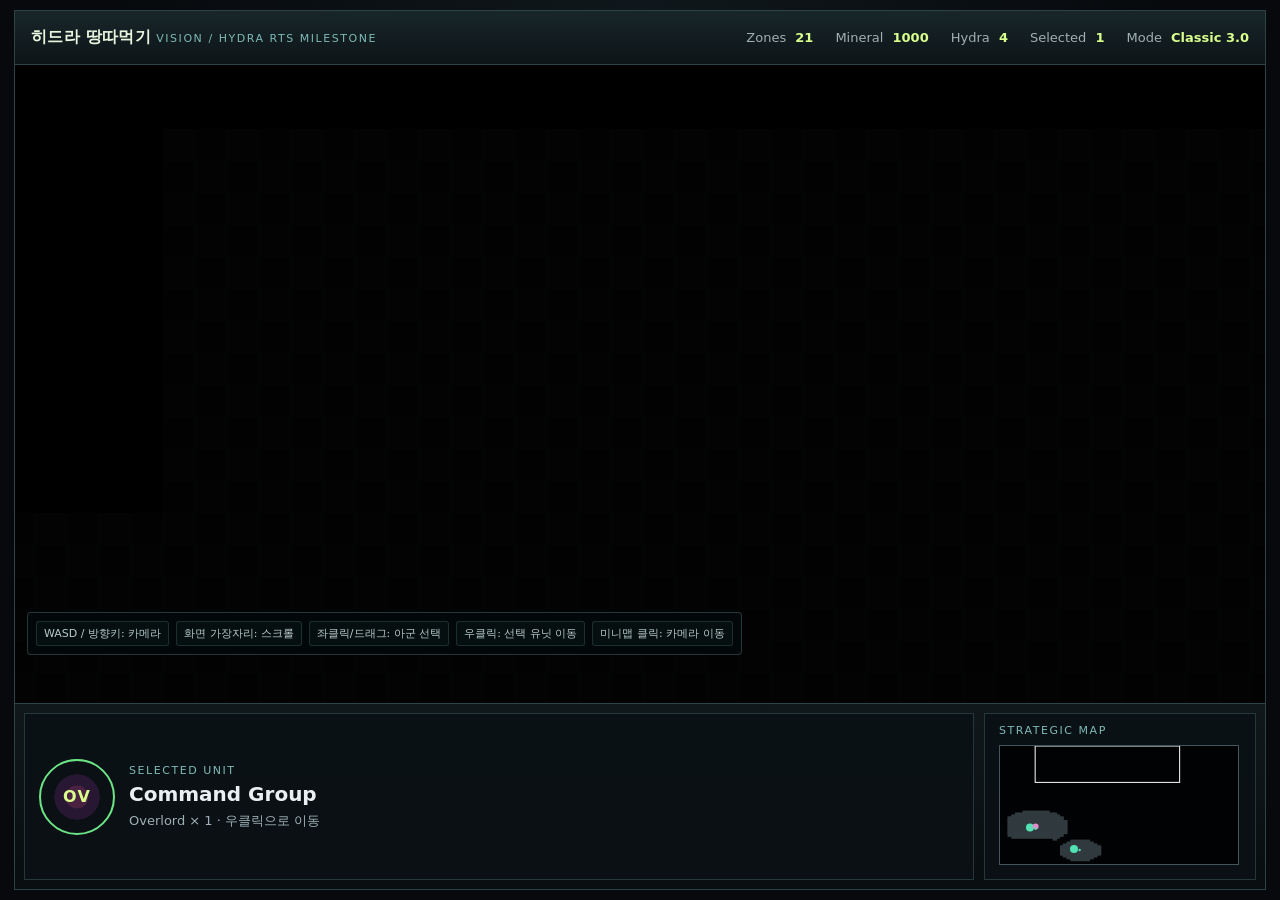
<file: public/index.html>
<!doctype html>
<html lang="ko">
<head>
  <meta charset="utf-8">
  <meta name="viewport" content="width=device-width, initial-scale=1">
  <title>히드라 땅따먹기 프로토타입</title>
  <link rel="stylesheet" href="/public/styles.css">
</head>
<body>
  <main class="shell">
    <header class="hud">
      <div><strong>히드라 땅따먹기</strong> <span class="phase">VISION / HYDRA RTS MILESTONE</span></div>
      <div class="stats">
        <span>Zones <b id="zoneCount">21</b></span>
        <span>Mineral <b>1000</b></span>
        <span>Hydra <b id="hydraCount">0</b></span>
        <span>Selected <b id="selectionCount">1</b></span>
        <span>Mode <b>Classic 3.0</b></span>
      </div>
    </header>

    <section class="viewport-wrap">
      <canvas id="game" aria-label="게임 전장"></canvas>
      <div class="help">
        <span>WASD / 방향키: 카메라</span>
        <span>화면 가장자리: 스크롤</span>
        <span>좌클릭/드래그: 아군 선택</span>
        <span>우클릭: 선택 유닛 이동</span>
        <span>미니맵 클릭: 카메라 이동</span>
      </div>
    </section>

    <section class="bottom-panel">
      <div class="unit-card">
        <div class="portrait">OV</div>
        <div>
          <div class="eyebrow">SELECTED UNIT</div>
          <h2>Command Group</h2>
          <p id="unitStatus">Overlord × 1 · 우클릭으로 이동</p>
        </div>
      </div>
      <div class="map-card">
        <div class="eyebrow">STRATEGIC MAP</div>
        <canvas id="minimap" width="240" height="120" aria-label="미니맵"></canvas>
      </div>
    </section>
  </main>

  <script type="module" src="/public/game-v2.mjs"></script>
</body>
</html>
</file>
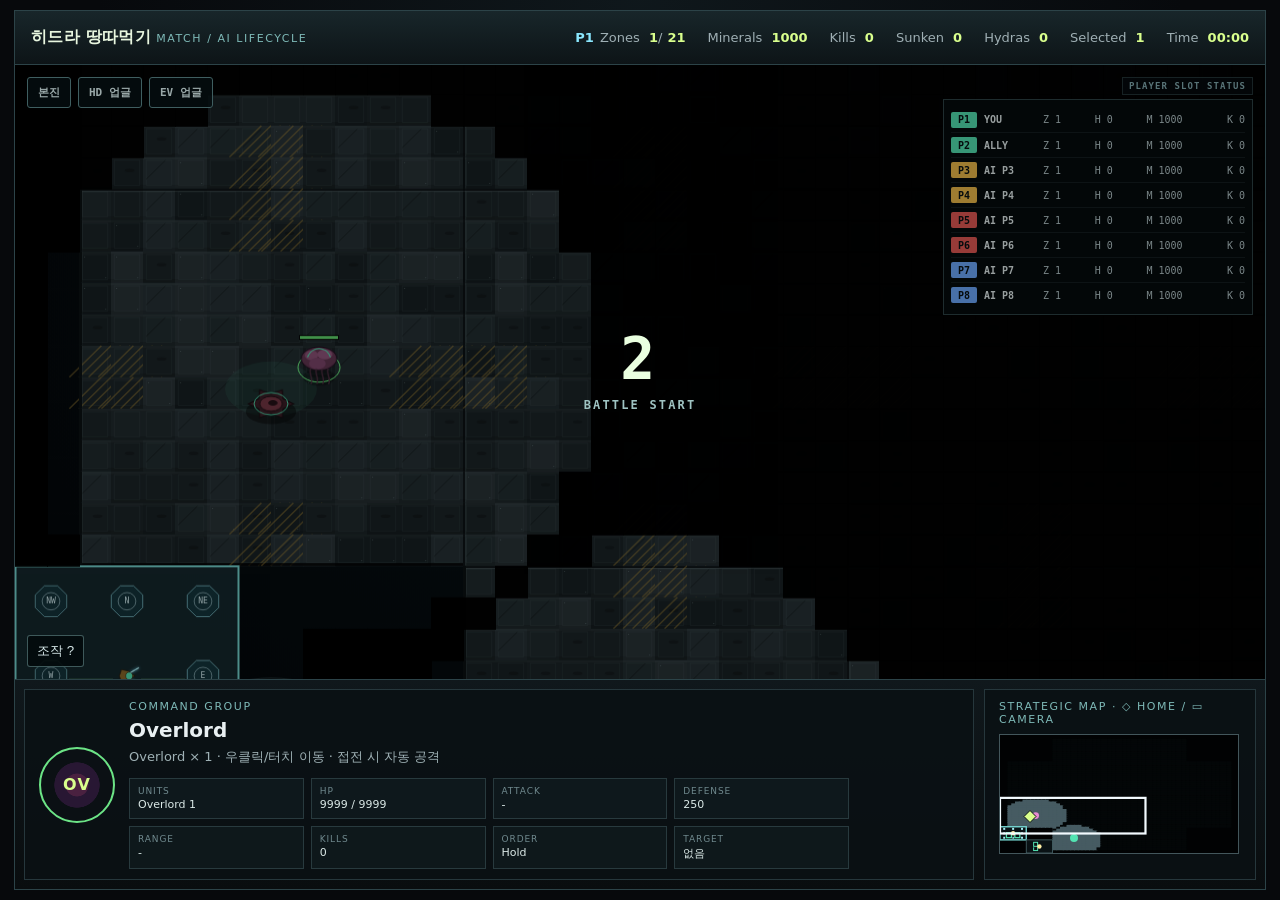
<file: public/index-v3.html>
<!doctype html>
<html lang="ko">
<head>
  <meta charset="utf-8">
  <meta name="viewport" content="width=device-width, initial-scale=1">
  <title>히드라 땅따먹기 프로토타입</title>
  <link rel="stylesheet" href="/public/styles.css">
  <link rel="stylesheet" href="/public/selection-ui.css">
  <link rel="stylesheet" href="/public/match-ui.css">
</head>
<body class="booting" aria-busy="true">
  <main class="shell">
    <header class="hud">
      <div><strong>히드라 땅따먹기</strong> <span class="phase">MATCH / AI LIFECYCLE</span></div>
      <div class="stats" aria-label="플레이어 슬롯 기준 상태">
        <span><b class="scope" id="hudScopeLabel"></b> Zones <b id="ownedZoneCount"></b>/<b id="zoneCount"></b></span>
        <span>Minerals <b id="mineralCount"></b></span>
        <span>Kills <b id="killCount"></b></span>
        <span>Sunken <b id="sunkenKillCount"></b></span>
        <span>Hydras <b id="hydraCount"></b></span>
        <span>Selected <b id="selectionCount"></b></span>
        <span>Time <b class="match-clock" id="matchTimer"></b></span>
      </div>
    </header>

    <section class="viewport-wrap">
      <canvas id="game" aria-label="게임 전장"></canvas>
      <div class="team-board-wrap">
        <div class="team-board-label">PLAYER SLOT STATUS</div>
        <div class="team-board" id="teamBoard" aria-label="플레이어 슬롯 상태판"></div>
      </div>
      <div class="match-overlay" id="matchOverlay" hidden>
        <div class="match-overlay-title"></div>
        <div class="match-overlay-subtitle"></div>
        <div class="match-overlay-actions" id="matchOverlayActions" hidden>
          <button id="restartMatchButton" type="button">다시 시작</button>
          <button id="backLobbyButton" type="button">로비로</button>
        </div>
      </div>
      <button class="help-toggle" id="helpToggleButton" type="button" aria-expanded="false" aria-controls="helpPanel">조작 ?</button>
      <div class="help" id="helpPanel" hidden>
        <span>좌클릭/드래그: 내 유닛 선택 · 한 번에 최대 24기</span>
        <span>1: 화면 중심 근처 히드라 24기 · 2: 오버로드 · 3: 비콘 질럿 · 4: HD · 5: EV · Space: 선택 위치 보기</span>
        <span>우클릭: 공격 이동 · 적과 만나면 멈춰 교전</span>
        <span>모바일: 탭 선택 · 이동 버튼 후 목적지 탭 · 드래그 카메라</span>
        <span>오버로드 + 병력 우위: 자동 점령 (-250)</span>
        <span>HD/EV 건물 클릭: 업그레이드 · Shift+클릭: 공격/방어 5단계 연속 구매</span>
        <span>질럿을 비콘으로 이동: 내 P 슬롯 히드라만 공격 랠리</span>
        <span>WASD/방향키/가장자리: 카메라</span>
        <span>미니맵 탭: 카메라 이동</span>
        <span>탈락 후: 전체 시야 관전 모드</span>
      </div>
      <div class="viewport-actions">
        <button class="home-camera" id="homeCameraButton" type="button">본진</button>
        <button class="quick-upgrade" id="hydraDenButton" type="button">HD 업글</button>
        <button class="quick-upgrade" id="evolutionButton" type="button">EV 업글</button>
        <button class="touch-move" id="touchMoveButton" type="button" aria-pressed="false">이동</button>
      </div>
      <aside class="upgrade-panel battlefield-upgrade-panel" id="upgradePanel" hidden aria-label="업그레이드 패널">
        <div class="upgrade-panel-head">
          <div>
            <div class="eyebrow">UPGRADE CONSOLE</div>
            <strong id="upgradeBuildingLabel">업그레이드</strong>
          </div>
          <div class="upgrade-panel-tools">
            <span class="upgrade-hint">Shift+클릭 ×5</span>
            <button class="upgrade-close" id="upgradeCloseButton" type="button" aria-label="업그레이드 패널 닫기">닫기 ×</button>
          </div>
        </div>
        <div class="upgrade-stats" id="upgradeStats"></div>
        <div class="upgrade-actions">
          <button type="button" data-upgrade="attack">공격력</button>
          <button type="button" data-upgrade="defense">방어력</button>
          <button type="button" data-upgrade="range">사거리</button>
          <button type="button" data-upgrade="speed">이동속도</button>
        </div>
        <div class="balance-note" id="balanceNote"></div>
      </aside>
    </section>

    <section class="bottom-panel">
      <div class="unit-card">
        <div class="portrait" id="portraitLabel">HY</div>
        <div class="selection-copy">
          <div class="eyebrow">COMMAND GROUP</div>
          <h2 id="selectionTitle">Combat Group</h2>
          <p id="unitStatus">접전 시 자동 공격 · 성큰 파괴 후 오버로드로 점령하세요.</p>
          <div class="selection-details" id="selectionDetails" aria-live="polite"></div>
        </div>
      </div>
      <div class="map-card">
        <div class="eyebrow">STRATEGIC MAP · ◇ HOME / ▭ CAMERA</div>
        <canvas id="minimap" width="240" height="120" aria-label="미니맵"></canvas>
      </div>
    </section>
  </main>

  <script type="module" src="/public/game-v3.mjs"></script>
</body>
</html>
</file>
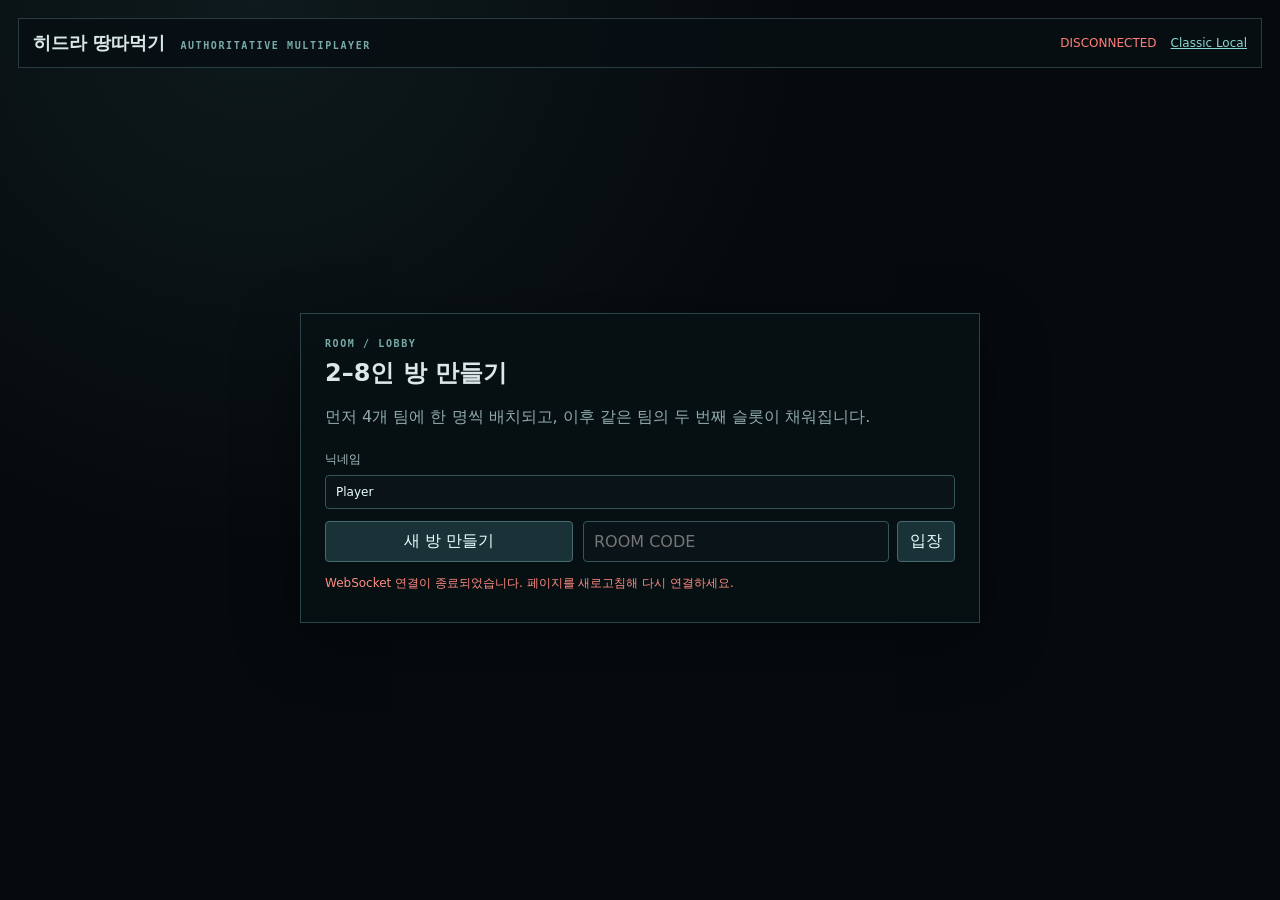
<file: public/multiplayer.html>
<!doctype html>
<html lang="ko">
<head>
  <meta charset="utf-8">
  <meta name="viewport" content="width=device-width, initial-scale=1">
  <title>히드라 땅따먹기 · Multiplayer</title>
  <link rel="stylesheet" href="/public/multiplayer.css">
</head>
<body>
  <main class="app-shell">
    <header class="topbar">
      <div>
        <strong>히드라 땅따먹기</strong>
        <span class="phase">AUTHORITATIVE MULTIPLAYER</span>
      </div>
      <div class="top-actions">
        <span class="connection" id="connectionStatus">연결 중…</span>
        <a href="/classic">Classic Local</a>
      </div>
    </header>

    <section class="lobby-screen" id="lobbyScreen">
      <div class="lobby-card">
        <div class="eyebrow">ROOM / LOBBY</div>
        <h1>2–8인 방 만들기</h1>
        <p>먼저 4개 팀에 한 명씩 배치되고, 이후 같은 팀의 두 번째 슬롯이 채워집니다.</p>

        <label>
          닉네임
          <input id="playerName" maxlength="20" value="Player" autocomplete="nickname">
        </label>

        <div class="lobby-actions">
          <button id="createRoom" type="button">새 방 만들기</button>
          <div class="join-row">
            <input id="roomCodeInput" maxlength="6" placeholder="ROOM CODE" autocomplete="off">
            <button id="joinRoom" type="button">입장</button>
          </div>
        </div>

        <div class="room-panel" id="roomPanel" hidden>
          <div class="room-heading">
            <div>
              <span class="eyebrow">ROOM CODE</span>
              <strong id="roomCode">----</strong>
            </div>
            <span id="roomStatus">LOBBY</span>
          </div>
          <div class="slots" id="roomSlots"></div>
          <div class="room-controls">
            <button id="readyButton" type="button">READY</button>
            <button id="startButton" type="button" hidden>START MATCH</button>
            <button class="ghost" id="leaveButton" type="button">나가기</button>
          </div>
        </div>

        <p class="notice" id="notice">같은 PC에서도 브라우저 탭을 여러 개 열어 멀티플레이를 테스트할 수 있습니다.</p>
      </div>
    </section>

    <section class="game-screen" id="gameScreen" hidden>
      <div class="battle-wrap">
        <canvas id="battlefield" width="1280" height="720" aria-label="멀티플레이 전장"></canvas>

        <section class="hud-panel hud-top-left" aria-label="팀 현황">
          <div class="eyebrow">TEAMS</div>
          <div id="scoreboard" class="scoreboard"></div>
        </section>

        <section class="hud-panel hud-top-center" aria-label="경기 정보">
          <span>ROOM <b id="gameRoomCode">----</b></span>
          <span>TEAM <b id="gameTeam">-</b></span>
          <span>TIME <b id="gameTimer">00:00</b></span>
          <span>TICK <b id="serverTick">0</b></span>
          <span>RTT <b id="latency">-</b> ms</span>
        </section>

        <section class="hud-panel hud-top-right" aria-label="업그레이드">
          <div class="eyebrow">UPGRADES</div>
          <div id="upgradeState" class="upgrade-state">A+0 / D+0 / R0 / S0</div>
          <div class="upgrade-grid">
            <button type="button" data-upgrade="attack">공격 +1 · 50</button>
            <button type="button" data-upgrade="defense">방어 +1 · 50</button>
            <button type="button" data-upgrade="range">사거리 · 100</button>
            <button type="button" data-upgrade="speed">이속 · 100</button>
          </div>
        </section>

        <section class="hud-panel hud-bottom-left" aria-label="선택 및 네트워크 상태">
          <div class="eyebrow">SELECTION</div>
          <div id="selectionInfo">선택 없음</div>
          <div id="networkStatus">서버 snapshot 대기 중</div>
        </section>

        <section class="minimap-panel" aria-label="미니맵">
          <canvas id="minimap" width="190" height="190"></canvas>
          <span>EDGE: SCROLL · MINIMAP: CAMERA · A+CLICK: ATTACK MOVE · H: HOME</span>
        </section>

        <div class="match-overlay" id="matchOverlay" hidden>
          <strong id="overlayTitle"></strong>
          <span id="overlaySubtitle"></span>
        </div>
      </div>
    </section>
  </main>

  <script type="module" src="/public/multiplayer-client.mjs"></script>
</body>
</html>
</file>
<file: public/styles.css>
* {
  box-sizing: border-box;
}

:root {
  color-scheme: dark;
  font-family: Inter, ui-sans-serif, system-ui, -apple-system, BlinkMacSystemFont, "Segoe UI", sans-serif;
  background: #07090c;
  color: #e9f0f2;
}

body {
  margin: 0;
  min-width: 320px;
  min-height: 100vh;
  overflow: hidden;
  background:
    radial-gradient(circle at top, rgba(36, 61, 68, 0.28), transparent 34rem),
    #07090c;
}

.shell {
  width: min(1400px, 100%);
  height: 100dvh;
  margin: 0 auto;
  padding: 10px 14px;
  display: grid;
  grid-template-rows: auto minmax(0, 1fr) auto;
}

body.booting .shell {
  visibility: hidden;
}

.hud {
  min-height: 54px;
  display: flex;
  align-items: center;
  justify-content: space-between;
  gap: 24px;
  padding: 0 16px;
  border: 1px solid #2c4348;
  border-bottom: 0;
  background: linear-gradient(180deg, #18262a, #0d1417);
}

.hud strong {
  color: #e8f6df;
  letter-spacing: 0.02em;
}

.phase,
.eyebrow {
  color: #7eb9b7;
  font-size: 11px;
  letter-spacing: 0.14em;
}

.stats {
  display: flex;
  gap: 22px;
  font-size: 13px;
  color: #9fafb4;
}

.stats b {
  color: #d9ff8d;
  margin-left: 5px;
}

.viewport-wrap {
  position: relative;
  min-height: 0;
  overflow: hidden;
  border: 1px solid #2c4348;
  background: #000;
}

#game {
  display: block;
  width: 100%;
  height: 100%;
  cursor: crosshair;
  touch-action: none;
  user-select: none;
}

.help {
  position: absolute;
  left: 12px;
  bottom: 12px;
  z-index: 6;
  max-width: min(720px, calc(100% - 24px));
  border: 1px solid rgba(140, 190, 190, 0.26);
  border-radius: 4px;
  background: rgba(3, 10, 12, 0.8);
  color: #b7c9ca;
  font-size: 11px;
}

.help summary {
  padding: 6px 9px;
  cursor: pointer;
  color: #d8eeee;
  font-weight: 700;
  user-select: none;
}

.help-items {
  display: flex;
  flex-wrap: wrap;
  gap: 6px;
  padding: 0 8px 8px;
}

.help span {
  padding: 4px 7px;
  border: 1px solid rgba(140, 190, 190, 0.18);
  border-radius: 3px;
  background: rgba(7, 18, 20, 0.72);
}

.home-camera {
  position: absolute;
  top: 12px;
  left: 12px;
  z-index: 6;
  padding: 7px 10px;
  border: 1px solid #5f8e91;
  border-radius: 3px;
  background: rgba(7, 20, 23, 0.88);
  color: #e9ffff;
  font: 700 11px ui-monospace, monospace;
  cursor: pointer;
}

.bottom-panel {
  display: grid;
  grid-template-columns: 1fr 272px;
  gap: 10px;
  min-height: 132px;
  padding: 9px;
  border: 1px solid #2c4348;
  border-top: 0;
  background: linear-gradient(180deg, #10181c, #090d0f);
}

.unit-card,
.map-card {
  border: 1px solid #26373c;
  background: rgba(10, 17, 20, 0.92);
}

.unit-card {
  display: flex;
  align-items: center;
  gap: 14px;
  padding: 10px 14px;
}

.portrait {
  display: grid;
  place-items: center;
  width: 76px;
  height: 76px;
  border: 2px solid #6ce486;
  border-radius: 50%;
  background:
    radial-gradient(circle, #4a2140 0 22%, #281733 23% 44%, #0b1014 45%);
  color: #d9ff8d;
  font-weight: 800;
  letter-spacing: 0.08em;
}

.unit-card h2 {
  margin: 5px 0 6px;
  font-size: 20px;
}

.unit-card p {
  margin: 0;
  color: #9fb1b5;
  font-size: 13px;
}

.map-card {
  padding: 10px 14px 14px;
}

#minimap {
  display: block;
  width: 240px;
  height: 120px;
  margin-top: 8px;
  border: 1px solid #43565b;
  background: #000;
  image-rendering: pixelated;
  touch-action: none;
}

.selection-copy {
  flex: 1;
  min-width: 0;
}

.upgrade-panel[hidden] {
  display: none;
}

.battlefield-upgrade-panel {
  position: absolute;
  left: 50%;
  bottom: 14px;
  z-index: 8;
  width: min(660px, calc(100% - 28px));
  transform: translateX(-50%);
  padding: 12px;
  border: 1px solid rgba(115, 216, 155, 0.7);
  border-radius: 6px;
  background: rgba(5, 15, 18, 0.94);
  box-shadow: 0 10px 34px rgba(0, 0, 0, 0.48);
  backdrop-filter: blur(8px);
  pointer-events: auto;
}

.upgrade-panel-head {
  display: flex;
  align-items: center;
  justify-content: space-between;
  gap: 12px;
  margin-bottom: 8px;
}

.upgrade-panel-head strong {
  display: block;
  margin-top: 2px;
  color: #eaffd9;
  font-size: 14px;
}

.upgrade-panel-tools {
  display: flex;
  align-items: center;
  gap: 8px;
}

.upgrade-hint {
  color: #d9ff8d;
  font: 700 10px ui-monospace, monospace;
}

.upgrade-close {
  min-height: 28px;
  padding: 4px 8px;
  border: 1px solid #526d72;
  border-radius: 3px;
  background: rgba(12, 27, 31, 0.9);
  color: #cbdadb;
  font: 700 10px ui-monospace, monospace;
  cursor: pointer;
}
.upgrade-close:hover { border-color: #d9ff8d; color: #f2ffd9; }

.upgrade-stats {
  margin-bottom: 8px;
  color: #b9c9cc;
  font-size: 11px;
  line-height: 1.45;
}

.upgrade-actions {
  display: grid;
  grid-template-columns: repeat(4, minmax(118px, 1fr));
  gap: 7px;
  max-width: none;
}

.upgrade-actions button {
  min-height: 38px;
  padding: 8px 10px;
  border: 1px solid #446167;
  border-radius: 3px;
  background: linear-gradient(180deg, #1a3034, #102025);
  color: #dce9e6;
  font: inherit;
  font-size: 12px;
  text-align: left;
  cursor: pointer;
}

.upgrade-actions button:hover:not(:disabled) {
  border-color: #73d89b;
  background: linear-gradient(180deg, #21413d, #14302e);
}

.upgrade-actions button:disabled {
  opacity: 0.4;
  cursor: not-allowed;
}

.balance-note {
  margin-top: 9px;
  color: #d4c891;
  font-size: 11px;
  line-height: 1.45;
}

.touch-controls {
  display: none;
  position: absolute;
  left: 12px;
  top: 54px;
  z-index: 6;
  gap: 8px;
  align-items: flex-start;
}

.touch-controls button {
  min-width: 42px;
  min-height: 42px;
  border: 1px solid #5f8e91;
  border-radius: 5px;
  background: rgba(7, 20, 23, 0.88);
  color: #e9ffff;
  font: 700 12px ui-monospace, monospace;
  touch-action: manipulation;
}

.touch-controls #touchMoveMode[aria-pressed="true"] {
  border-color: #d9ff8d;
  color: #d9ff8d;
  background: rgba(34, 63, 38, 0.92);
}

.touch-camera-pad {
  display: grid;
  grid-template-columns: repeat(3, 42px);
  grid-template-areas:
    ". up ."
    "left home right"
    ". down .";
  gap: 3px;
}

.touch-camera-pad [data-camera="up"] { grid-area: up; }
.touch-camera-pad [data-camera="left"] { grid-area: left; }
.touch-camera-pad [data-camera="home"] { grid-area: home; }
.touch-camera-pad [data-camera="right"] { grid-area: right; }
.touch-camera-pad [data-camera="down"] { grid-area: down; }

@media (pointer: coarse) {
  .touch-controls { display: flex; }
  .home-camera { display: none; }
  .help { bottom: 8px; }
}

@media (max-width: 700px) {
  body { overflow: auto; }
  .shell { height: auto; min-height: 100dvh; padding: 6px; display: block; }

  .hud {
    align-items: flex-start;
    flex-direction: column;
    gap: 8px;
    padding: 10px;
  }

  .stats {
    flex-wrap: wrap;
    gap: 6px 12px;
    font-size: 11px;
  }

  .viewport-wrap { height: 58svh; min-height: 420px; }
  .bottom-panel { grid-template-columns: 1fr; }
  .map-card #minimap { width: 100%; height: auto; }
}

.help-toggle {
  position: absolute;
  left: 12px;
  bottom: 12px;
  z-index: 7;
  padding: 6px 9px;
  border: 1px solid rgba(140, 190, 190, 0.44);
  border-radius: 3px;
  background: rgba(3, 10, 12, 0.9);
  color: #d7e8e9;
  cursor: pointer;
}

.help[hidden] { display: none; }
.help:not([hidden]) { bottom: 48px; padding: 8px; display: flex; flex-wrap: wrap; gap: 7px; }
.help:not([hidden]) span { display: inline-block; }

.viewport-actions {
  position: absolute;
  top: 12px;
  left: 12px;
  z-index: 6;
  display: flex;
  gap: 7px;
}

.viewport-actions .home-camera { position: static; }
.quick-upgrade {
  padding: 7px 10px;
  border: 1px solid #5f8e91;
  border-radius: 3px;
  background: rgba(7, 20, 23, 0.88);
  color: #e9ffff;
  font: 700 11px ui-monospace, monospace;
  cursor: pointer;
}
.quick-upgrade:hover { border-color: #73d89b; color: #d9ff8d; }
.quick-upgrade[aria-pressed="true"] { border-color: #d9ff8d; color: #d9ff8d; background: rgba(30, 57, 36, 0.92); }
.touch-move {
  display: none;
  padding: 7px 10px;
  border: 1px solid #5f8e91;
  border-radius: 3px;
  background: rgba(7, 20, 23, 0.88);
  color: #e9ffff;
  font: 700 11px ui-monospace, monospace;
}
.touch-move[aria-pressed="true"] { border-color: #d9ff8d; color: #d9ff8d; }
.stats .scope { margin-left: 0; margin-right: 2px; color: #8be8ff; }

@media (pointer: coarse), (max-width: 900px) {
  .touch-move { display: inline-block; }
  .battlefield-upgrade-panel { bottom: 8px; width: min(560px, calc(100% - 16px)); }
  .upgrade-actions { grid-template-columns: repeat(2, minmax(118px, 1fr)); }
}
</file>
<file: public/selection-ui.css>
.selection-details {
  display: grid;
  grid-template-columns: repeat(4, minmax(105px, 1fr));
  gap: 7px;
  margin-top: 12px;
  max-width: 720px;
}

.selection-detail {
  min-width: 0;
  padding: 7px 8px;
  border: 1px solid rgba(91, 124, 130, 0.34);
  background: rgba(16, 28, 31, 0.72);
}

.selection-detail .label {
  display: block;
  margin-bottom: 2px;
  color: #70898e;
  font-size: 9px;
  letter-spacing: 0.1em;
  text-transform: uppercase;
}

.selection-detail .value {
  display: block;
  overflow: hidden;
  color: #dbe9e7;
  font-size: 11px;
  text-overflow: ellipsis;
  white-space: nowrap;
}

@media (max-width: 1100px) {
  .selection-details {
    grid-template-columns: repeat(2, minmax(120px, 1fr));
  }
}
</file>
<file: public/match-ui.css>
.match-clock {
  min-width: 48px;
  font-variant-numeric: tabular-nums;
}

.team-board-wrap {
  position: absolute;
  top: 12px;
  right: 12px;
  z-index: 4;
  width: 310px;
  pointer-events: none;
}

.team-board-label {
  margin: 0 0 4px auto;
  width: max-content;
  padding: 3px 6px;
  border: 1px solid rgba(117, 157, 164, 0.28);
  background: rgba(5, 12, 15, 0.82);
  color: #86afb5;
  font: 700 9px ui-monospace, monospace;
  letter-spacing: 0.12em;
}

.team-board {
  position: static;
  width: 310px;
  padding: 7px;
  border: 1px solid rgba(117, 157, 164, 0.38);
  background: rgba(5, 12, 15, 0.84);
  backdrop-filter: blur(4px);
  pointer-events: none;
}

.team-row {
  display: grid;
  grid-template-columns: 28px 54px repeat(4, 1fr);
  align-items: center;
  gap: 5px;
  min-height: 25px;
  color: #b9cbce;
  font: 10px ui-monospace, monospace;
}

.team-row + .team-row {
  border-top: 1px solid rgba(105, 133, 139, 0.16);
}

.team-row.eliminated {
  opacity: 0.42;
  text-decoration: line-through;
}

.team-badge {
  display: grid;
  place-items: center;
  width: 26px;
  height: 16px;
  border-radius: 2px;
  color: #071013;
  font-weight: 900;
}

.team-name {
  color: #e5efef;
  font-weight: 700;
}

.team-status {
  text-align: right;
}

.match-overlay {
  position: absolute;
  inset: 0;
  z-index: 7;
  display: grid;
  place-content: center;
  text-align: center;
  pointer-events: none;
  background: rgba(0, 0, 0, 0.34);
}

.match-overlay[hidden] {
  display: none;
}

.match-overlay[data-mode="spectating"] {
  place-content: start center;
  padding-top: 72px;
  background: transparent;
}

.match-overlay-title {
  color: #eaffe0;
  font: 800 58px/1 ui-monospace, monospace;
  letter-spacing: 0.08em;
  text-shadow: 0 2px 20px #000;
}

.match-overlay[data-mode="spectating"] .match-overlay-title {
  font-size: 22px;
  color: #ffc779;
}

.match-overlay-subtitle {
  margin-top: 10px;
  color: #9fc3c2;
  font: 700 12px/1.3 ui-monospace, monospace;
  letter-spacing: 0.18em;
}

.match-overlay-actions {
  display: flex;
  justify-content: center;
  gap: 8px;
  margin-top: 18px;
  pointer-events: auto;
}

.match-overlay-actions[hidden] {
  display: none;
}

.match-overlay-actions button {
  min-width: 110px;
  min-height: 38px;
  border: 1px solid #6e9ea1;
  border-radius: 4px;
  background: rgba(9, 25, 29, 0.94);
  color: #efffff;
  font: 700 12px ui-monospace, monospace;
  cursor: pointer;
}
</file>
<file: public/multiplayer.css>
:root {
  color-scheme: dark;
  font-family: Inter, Pretendard, system-ui, sans-serif;
  background: #060a0d;
  color: #dbe8e8;
}

* {
  box-sizing: border-box;
}

body {
  margin: 0;
  min-width: 320px;
  min-height: 100vh;
  background:
    radial-gradient(circle at 20% 0%, rgba(42, 83, 86, 0.22), transparent 34rem),
    #060a0d;
}

button,
input {
  font: inherit;
}

button {
  border: 1px solid #456a6f;
  border-radius: 4px;
  padding: 9px 12px;
  background: #183238;
  color: #e9ffff;
  cursor: pointer;
}

button:hover:not(:disabled) {
  background: #21454c;
}

button:disabled {
  cursor: not-allowed;
  opacity: 0.45;
}

button.ghost {
  background: transparent;
}

input {
  width: 100%;
  border: 1px solid #36555a;
  border-radius: 4px;
  padding: 9px 10px;
  background: #0a1418;
  color: #e9ffff;
  outline: none;
}

input:focus {
  border-color: #68c8c3;
}

a {
  color: #89d8d1;
}

.app-shell {
  width: min(1500px, 100%);
  margin: 0 auto;
  padding: 18px;
}

.topbar,
.game-hud {
  display: flex;
  align-items: center;
  justify-content: space-between;
  gap: 16px;
  border: 1px solid #273b40;
  background: rgba(7, 15, 19, 0.9);
}

.topbar {
  padding: 12px 14px;
}

.topbar strong {
  font-size: 18px;
}

.phase,
.eyebrow {
  color: #79aaa9;
  font: 700 10px/1.2 ui-monospace, monospace;
  letter-spacing: 0.16em;
}

.phase {
  margin-left: 10px;
}

.top-actions {
  display: flex;
  align-items: center;
  gap: 14px;
  font-size: 12px;
}

.connection {
  color: #efc77a;
}

.connection.online {
  color: #7ce9a6;
}

.connection.offline {
  color: #ff7e78;
}

.lobby-screen {
  display: grid;
  min-height: calc(100vh - 100px);
  place-items: center;
  padding: 24px 0;
}

.lobby-card {
  width: min(680px, 100%);
  border: 1px solid #2b4449;
  padding: 24px;
  background: rgba(7, 16, 20, 0.94);
  box-shadow: 0 18px 60px rgba(0, 0, 0, 0.35);
}

.lobby-card h1 {
  margin: 7px 0 8px;
}

.lobby-card p {
  color: #8fa8aa;
  line-height: 1.55;
}

.lobby-card label {
  display: grid;
  gap: 7px;
  margin: 22px 0 12px;
  color: #abc0c2;
  font-size: 12px;
}

.lobby-actions {
  display: grid;
  grid-template-columns: 1fr 1.5fr;
  gap: 10px;
}

.join-row {
  display: grid;
  grid-template-columns: 1fr auto;
  gap: 8px;
}

.room-panel {
  margin-top: 22px;
  border-top: 1px solid #263d42;
  padding-top: 18px;
}

.room-heading {
  display: flex;
  align-items: end;
  justify-content: space-between;
  gap: 12px;
  margin-bottom: 12px;
}

.room-heading strong {
  display: block;
  color: #e5ffdb;
  font: 900 30px/1 ui-monospace, monospace;
  letter-spacing: 0.18em;
}

.room-heading > span {
  color: #7ce9a6;
  font: 800 11px ui-monospace, monospace;
}

.slots {
  display: grid;
  grid-template-columns: repeat(2, minmax(0, 1fr));
  gap: 7px;
}

.slot {
  display: grid;
  grid-template-columns: 40px 56px 1fr auto;
  align-items: center;
  gap: 8px;
  min-height: 38px;
  border: 1px solid #263d42;
  padding: 6px 8px;
  background: #0a1418;
  font-size: 11px;
}

.slot.empty {
  color: #53676a;
}

.slot-team,
.slot-ready {
  font: 700 10px ui-monospace, monospace;
}

.slot-ready {
  color: #7ce9a6;
}

.slot-ready.waiting {
  color: #b48c58;
}

.room-controls {
  display: flex;
  gap: 8px;
  margin-top: 12px;
}

.notice {
  min-height: 24px;
  margin-bottom: 0;
  font-size: 12px;
}

.notice.error {
  color: #ff8b82;
}

.game-screen {
  padding-top: 12px;
}

.game-hud {
  justify-content: flex-start;
  flex-wrap: wrap;
  padding: 8px 11px;
  color: #94aaac;
  font: 11px ui-monospace, monospace;
}

.game-hud b {
  color: #e3efef;
}

.battle-layout {
  display: grid;
  grid-template-columns: minmax(0, 1fr) 280px;
  gap: 12px;
  margin-top: 12px;
}

.battle-wrap {
  position: relative;
  display: grid;
  place-items: center;
  min-width: 0;
  border: 1px solid #24383d;
  background: #010203;
  overflow: hidden;
}

#battlefield {
  display: block;
  width: min(100%, 820px);
  height: auto;
  aspect-ratio: 1;
  image-rendering: auto;
  cursor: crosshair;
}

.side-panel {
  display: grid;
  align-content: start;
  gap: 10px;
}

.side-panel section {
  border: 1px solid #283e43;
  padding: 11px;
  background: #091216;
}

.side-panel p,
#networkStatus {
  color: #82999b;
  font-size: 11px;
  line-height: 1.5;
}

.scoreboard {
  margin-top: 7px;
}

.score-row {
  display: grid;
  grid-template-columns: 34px 1fr 38px 44px 52px;
  gap: 5px;
  align-items: center;
  min-height: 27px;
  border-top: 1px solid rgba(91, 125, 130, 0.17);
  font: 10px ui-monospace, monospace;
}

.score-row:first-child {
  border-top: 0;
}

.score-row.out {
  opacity: 0.4;
  text-decoration: line-through;
}

.score-team {
  font-weight: 900;
}

.upgrade-state {
  margin: 8px 0;
  color: #cfe2d8;
  font: 11px ui-monospace, monospace;
}

.upgrade-grid {
  display: grid;
  grid-template-columns: 1fr 1fr;
  gap: 6px;
}

.upgrade-grid button {
  padding: 7px 6px;
  font-size: 10px;
}

.match-overlay {
  position: absolute;
  inset: 0;
  display: grid;
  place-content: center;
  text-align: center;
  pointer-events: none;
  background: rgba(0, 0, 0, 0.44);
}

.match-overlay[hidden] {
  display: none;
}

.match-overlay strong {
  color: #efffd8;
  font: 900 58px/1 ui-monospace, monospace;
  letter-spacing: 0.08em;
  text-shadow: 0 4px 24px #000;
}

.match-overlay span {
  margin-top: 10px;
  color: #9ec0c0;
  font: 800 12px ui-monospace, monospace;
  letter-spacing: 0.16em;
}

@media (max-width: 1050px) {
  .battle-layout {
    grid-template-columns: 1fr;
  }

  .side-panel {
    grid-template-columns: repeat(2, minmax(0, 1fr));
  }
}

@media (max-width: 700px) {
  .app-shell {
    padding: 8px;
  }

  .topbar,
  .lobby-actions,
  .slots,
  .side-panel {
    grid-template-columns: 1fr;
  }

  .topbar {
    align-items: flex-start;
    flex-direction: column;
  }

  .lobby-card {
    padding: 16px;
  }

  .lobby-actions {
    display: grid;
  }

  .slots {
    display: grid;
  }

  .room-controls {
    flex-wrap: wrap;
  }
}

/* In-match UI is an overlay on a camera viewport, not a page layout. */
body.in-game {
  overflow: hidden;
}

.game-screen {
  position: fixed;
  inset: 0;
  z-index: 20;
  padding: 0;
  background: #010203;
}

.game-screen[hidden] {
  display: none;
}

.game-screen .battle-wrap {
  position: absolute;
  inset: 0;
  display: block;
  border: 0;
  background: #010203;
  overflow: hidden;
}

#battlefield {
  display: block;
  width: 100%;
  height: 100%;
  aspect-ratio: auto;
  cursor: crosshair;
  touch-action: none;
  user-select: none;
}

.hud-panel,
.minimap-panel {
  position: absolute;
  z-index: 4;
  border: 1px solid rgba(105, 151, 153, 0.46);
  border-radius: 5px;
  background: rgba(5, 14, 17, 0.78);
  box-shadow: 0 5px 22px rgba(0, 0, 0, 0.32);
  backdrop-filter: blur(3px);
}

.hud-panel {
  padding: 9px 11px;
  pointer-events: none;
}

.hud-top-left {
  top: 14px;
  left: 14px;
  width: min(315px, calc(50vw - 28px));
}

.hud-top-center {
  top: 14px;
  left: 50%;
  display: flex;
  gap: 13px;
  align-items: center;
  transform: translateX(-50%);
  color: #9db4b5;
  font: 10px ui-monospace, monospace;
  white-space: nowrap;
}

.hud-top-center b {
  color: #ecffff;
}

.hud-top-right {
  top: 14px;
  right: 14px;
  width: 240px;
  pointer-events: auto;
}

.hud-bottom-left {
  left: 14px;
  bottom: 14px;
  max-width: min(520px, calc(100vw - 250px));
}

#selectionInfo {
  margin-top: 5px;
  color: #e6f3ef;
  font: 700 11px ui-monospace, monospace;
}

#networkStatus {
  margin-top: 5px;
  color: #789295;
  font: 10px/1.35 ui-monospace, monospace;
}

.hud-top-left .scoreboard {
  margin-top: 5px;
}

.hud-top-left .score-row {
  min-height: 22px;
  grid-template-columns: 30px 1fr 34px 40px 46px;
  font-size: 9px;
}

.hud-top-right .upgrade-state {
  margin: 6px 0;
}

.hud-top-right .upgrade-grid {
  grid-template-columns: 1fr 1fr;
}

.hud-top-right .upgrade-grid button {
  padding: 5px 6px;
  font-size: 9px;
}

.minimap-panel {
  right: 14px;
  bottom: 14px;
  padding: 5px;
  pointer-events: auto;
}

#minimap {
  display: block;
  width: 190px;
  height: 190px;
  background: #010203;
  cursor: pointer;
  touch-action: none;
}

.minimap-panel span {
  display: block;
  padding: 4px 2px 1px;
  color: #70898c;
  font: 8px ui-monospace, monospace;
  text-align: center;
}

.match-overlay {
  z-index: 8;
}

@media (max-width: 820px) {
  .hud-top-center {
    top: 8px;
    gap: 7px;
    font-size: 8px;
  }

  .hud-top-left {
    top: 42px;
    left: 8px;
    width: 190px;
  }

  .hud-top-right {
    top: 42px;
    right: 8px;
    width: 190px;
  }

  .hud-bottom-left {
    left: 8px;
    bottom: 8px;
    max-width: calc(100vw - 158px);
  }

  .minimap-panel {
    right: 8px;
    bottom: 8px;
  }

  #minimap {
    width: 132px;
    height: 132px;
  }

  .hud-top-left .score-row {
    grid-template-columns: 26px 1fr 28px 32px 38px;
  }
}

/* RTS command console visual overhaul */
body.in-game .game-screen::before {
  content: '';
  position: absolute;
  inset: 0;
  z-index: 3;
  pointer-events: none;
  background: repeating-linear-gradient(0deg, rgba(220, 255, 255, 0.008) 0 1px, transparent 1px 4px);
  box-shadow: inset 0 0 120px rgba(0, 0, 0, 0.62);
}

body.in-game .game-screen::after {
  content: '';
  position: absolute;
  right: 0;
  bottom: 0;
  left: 0;
  height: 210px;
  z-index: 2;
  pointer-events: none;
  border-top: 1px solid rgba(100, 134, 138, 0.2);
  background: linear-gradient(transparent, rgba(2, 7, 9, 0.62) 48%, rgba(3, 9, 11, 0.94));
}

body.in-game .hud-panel,
body.in-game .minimap-panel {
  border: 1px solid #40565a;
  border-radius: 1px;
  background: linear-gradient(180deg, rgba(19, 29, 31, 0.97), rgba(5, 12, 14, 0.97));
  box-shadow: inset 0 0 0 1px rgba(151, 185, 183, 0.08), 0 5px 22px rgba(0, 0, 0, 0.62);
  backdrop-filter: none;
}

body.in-game .hud-top-left { top: 12px; left: 12px; width: 300px; }
body.in-game .hud-top-center { top: 10px; border-color: rgba(75, 102, 106, 0.72); }
body.in-game .hud-top-right { top: auto; right: 12px; bottom: 12px; width: 276px; min-height: 118px; }
body.in-game .minimap-panel { right: auto; bottom: 12px; left: 12px; }
body.in-game .hud-bottom-left {
  right: 300px;
  bottom: 12px;
  left: 220px;
  max-width: none;
  min-height: 92px;
}

body.in-game .hud-panel::before,
body.in-game .minimap-panel::before {
  content: '';
  position: absolute;
  inset: 3px;
  z-index: -1;
  pointer-events: none;
  border: 1px solid rgba(116, 148, 150, 0.09);
}

body.in-game .upgrade-grid button {
  border-color: #40585b;
  border-radius: 1px;
  background: linear-gradient(#1c3033, #0b191c);
  box-shadow: inset 0 1px rgba(190, 226, 222, 0.08);
}

body.in-game #minimap { border: 1px solid #25383b; box-shadow: inset 0 0 18px rgba(0, 0, 0, 0.75); }
body.in-game .eyebrow { color: #8ba8a8; letter-spacing: 0.12em; }

@media (max-width: 820px) {
  body.in-game .hud-bottom-left { right: 206px; left: 152px; min-height: 74px; }
  body.in-game .hud-top-right { top: 42px; right: 8px; bottom: auto; width: 190px; min-height: 0; }
  body.in-game .minimap-panel { bottom: 8px; left: 8px; }
}
</file>
